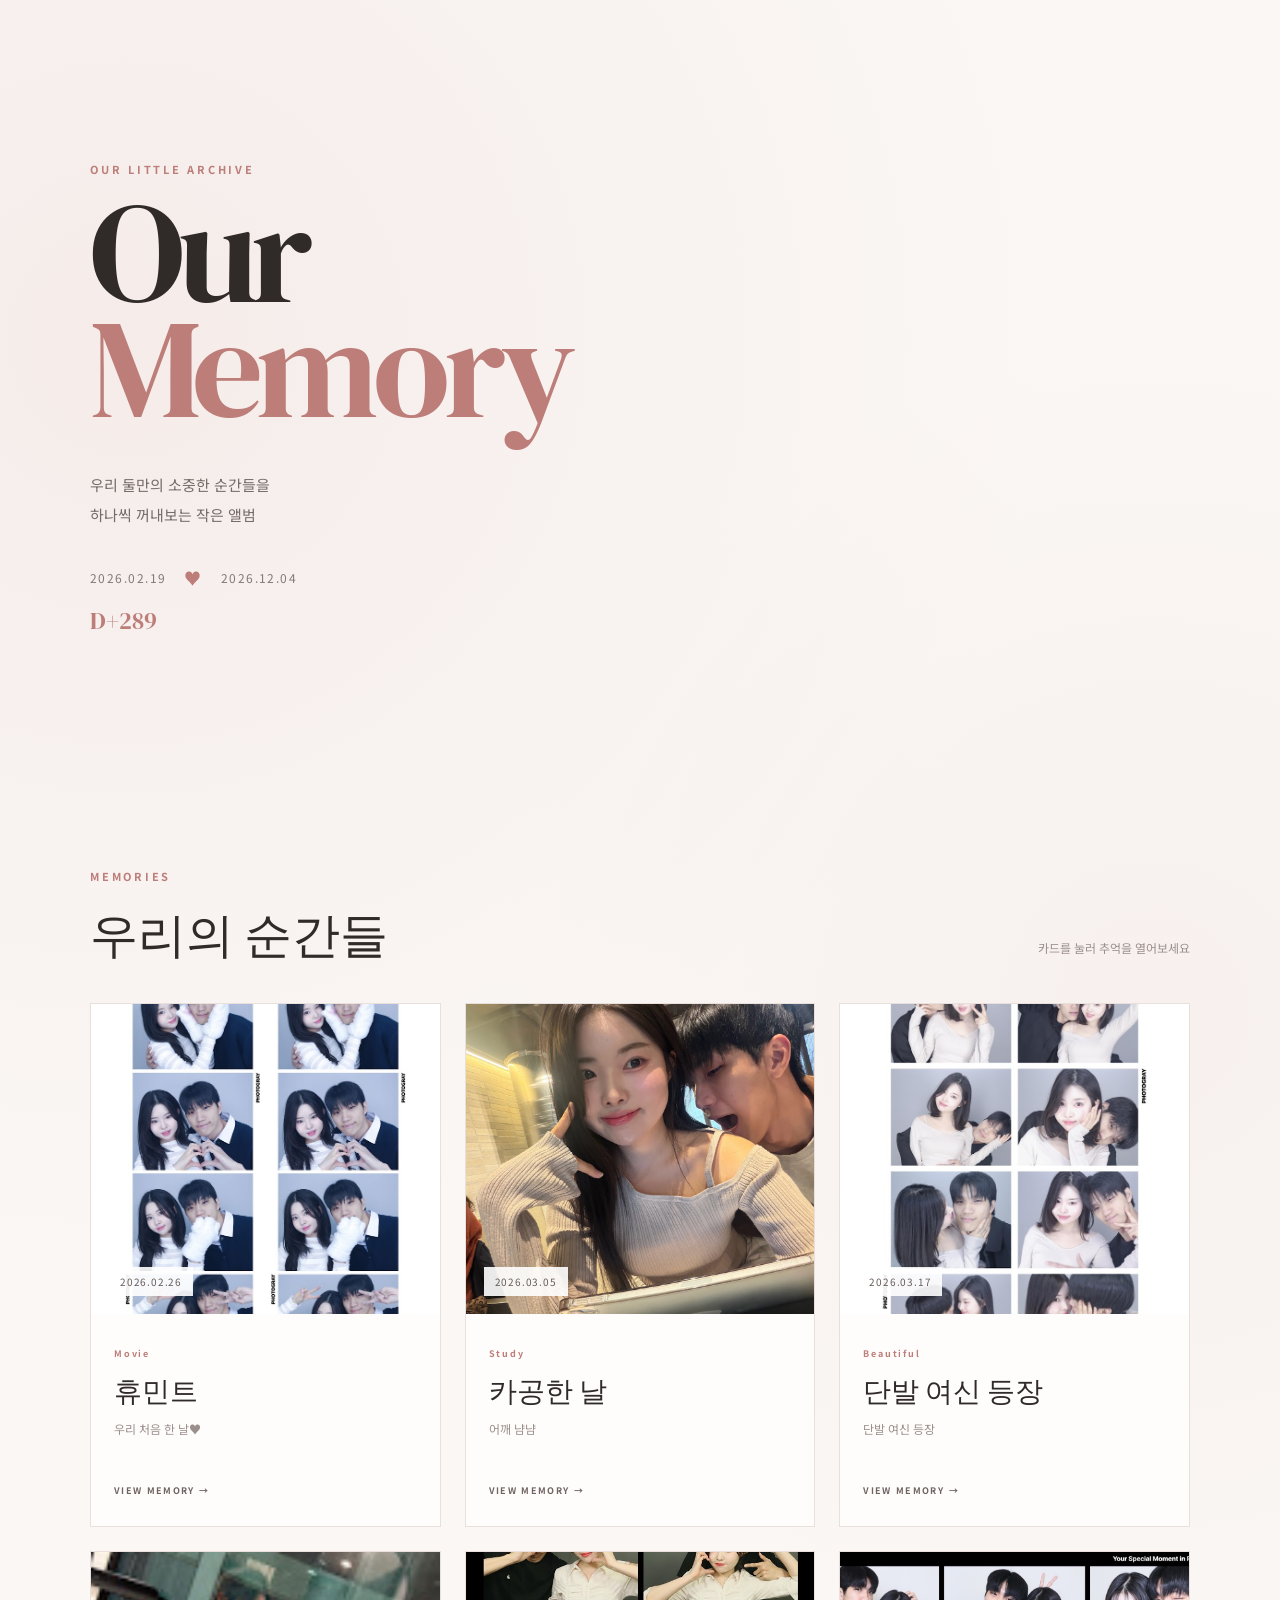
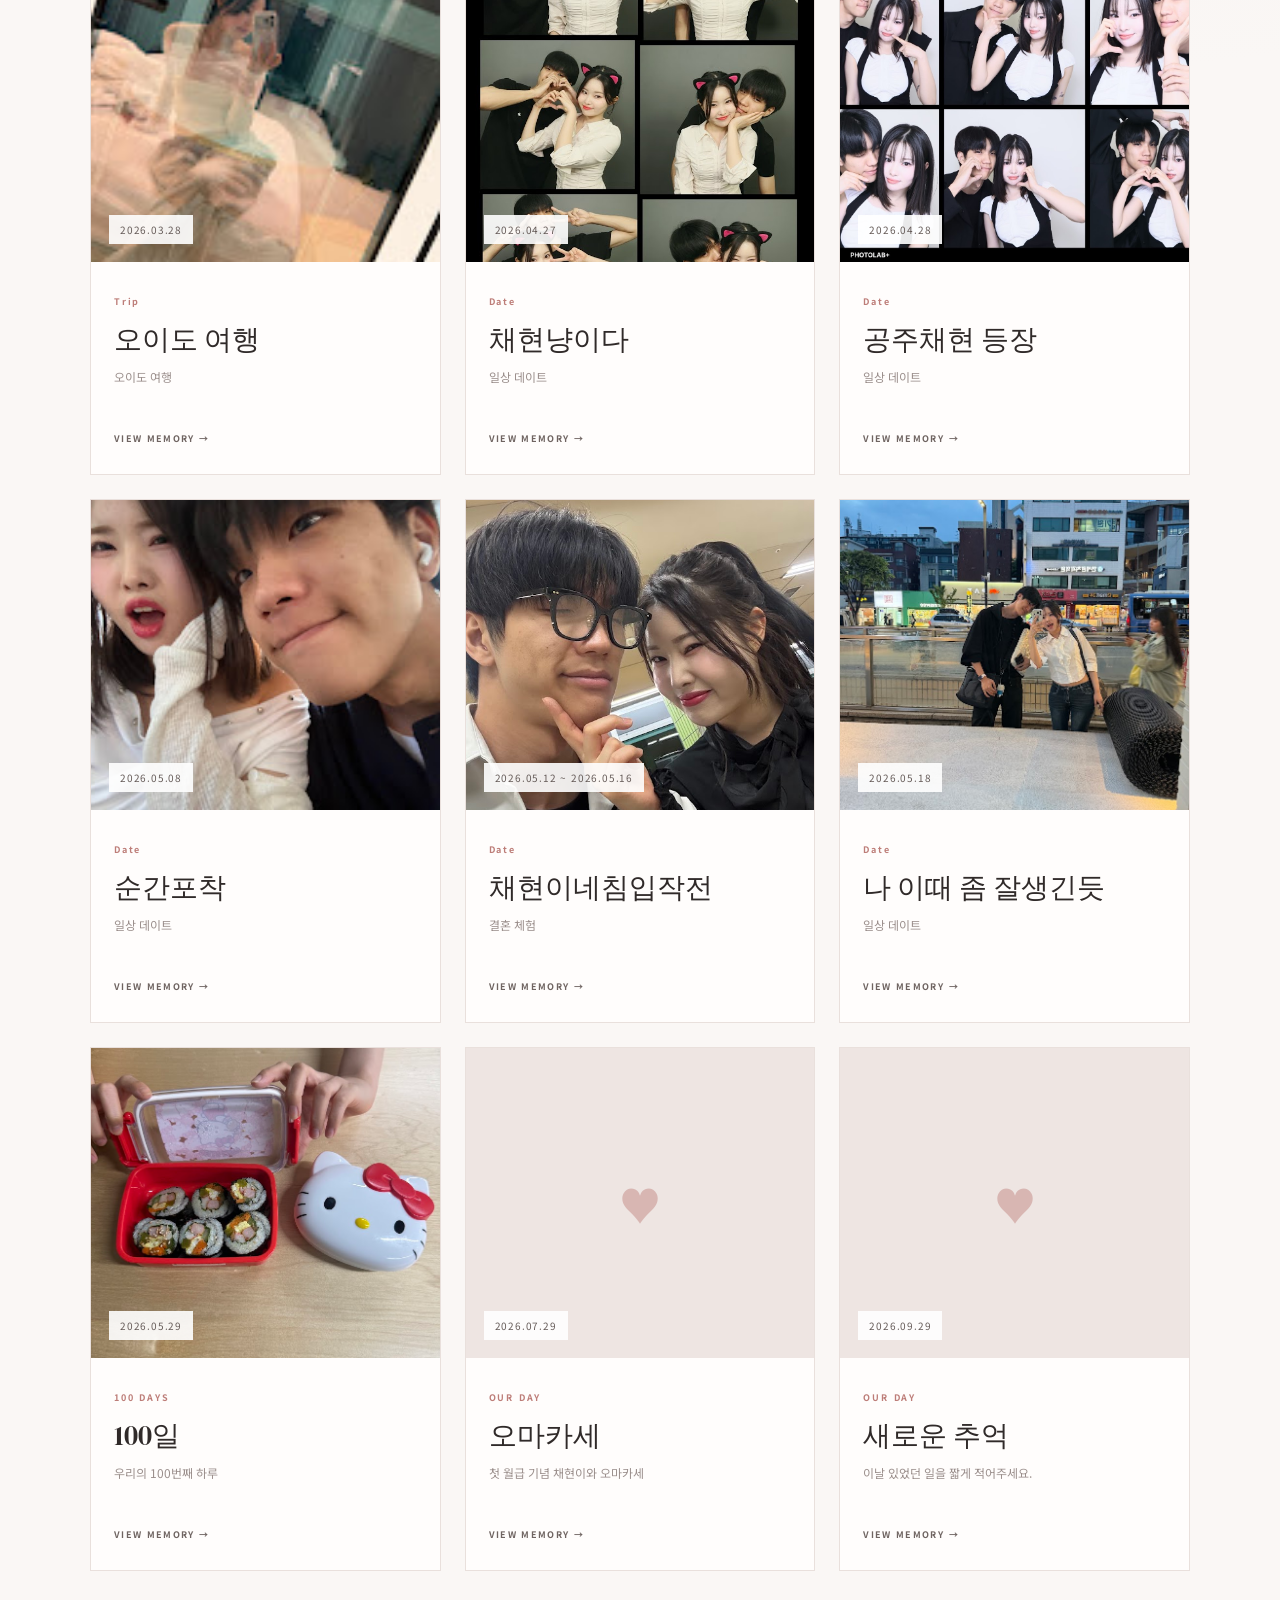
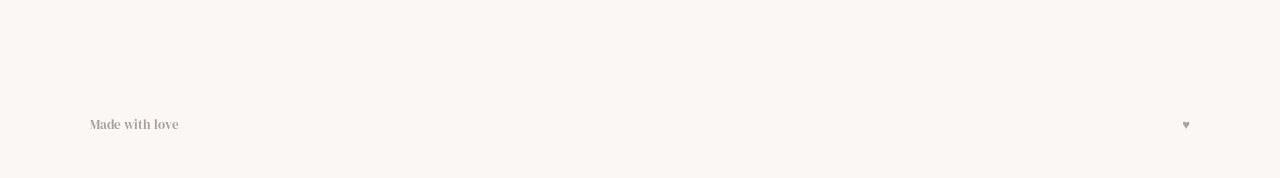
<file: index.html>
<!DOCTYPE html>
<html lang="ko">
<head>
  <meta charset="UTF-8">
  <meta name="viewport" content="width=device-width, initial-scale=1.0">
  <title>규현♥채현</title>
  <link rel="preconnect" href="https://fonts.googleapis.com">
  <link rel="preconnect" href="https://fonts.gstatic.com" crossorigin>
  <link href="https://fonts.googleapis.com/css2?family=DM+Serif+Display&family=Noto+Sans+KR:wght@300;400;500;600;700&display=swap" rel="stylesheet">
  <link rel="stylesheet" href="css/style.css">
</head>
<body>
  <div class="floating-hearts" aria-hidden="true"></div>

  <main class="home">
    <section class="hero">
      <p class="eyebrow">OUR LITTLE ARCHIVE</p>
      <h1>Our<br><span>Memory</span></h1>
      <p class="intro">우리 둘만의 소중한 순간들을<br>하나씩 꺼내보는 작은 앨범</p>
      <div class="relationship">
        <span id="startDateText">2026.02.19</span>
        <span class="heart">♥</span>
        <span id="todayText"></span>
      </div>
      <p class="days" id="daysTogether"></p>
    </section>

    <section class="memories-section">
      <div class="section-heading">
        <div>
          <p class="eyebrow">MEMORIES</p>
          <h2>우리의 순간들</h2>
        </div>
        <p class="hint">카드를 눌러 추억을 열어보세요</p>
      </div>
      <div id="memoryGrid" class="memory-grid"></div>
    </section>

    <footer>
      <span>Made with love</span>
      <span>♥</span>
    </footer>
  </main>

  <script src="js/data.js"></script>
  <script src="js/main.js"></script>
</body>
</html>
</file>
<file: css/style.css>
* {
  box-sizing: border-box;
}

:root {
  --bg: #faf7f5;
  --paper: #fffdfc;
  --text: #302a29;
  --muted: #9b8f8c;
  --line: #e9e0dc;
  --accent: #bd7d78;
  --accent-light: #ead0cc;
  --serif: "DM Serif Display", Georgia, serif;
  --sans: "Noto Sans KR", sans-serif;
}

html {
  scroll-behavior: smooth;
}

body {
  margin: 0;
  background:
    radial-gradient(circle at 10% 10%, rgba(234, 208, 204, .28), transparent 28%),
    radial-gradient(circle at 90% 30%, rgba(234, 208, 204, .18), transparent 25%),
    var(--bg);
  color: var(--text);
  font-family: var(--sans);
  font-weight: 400;
}

body.locked {
  overflow: hidden;
}

a {
  color: inherit;
  text-decoration: none;
}

button {
  font: inherit;
}

.home {
  max-width: 1180px;
  margin: auto;
  padding: 0 40px;
}

.hero {
  min-height: 92vh;
  display: flex;
  flex-direction: column;
  justify-content: center;
  padding: 80px 0 110px;
}

.eyebrow {
  margin: 0 0 18px;
  color: var(--accent);
  font-size: 11px;
  font-weight: 700;
  letter-spacing: .25em;
}

.hero h1 {
  margin: 0;
  font-family: var(--serif);
  font-size: clamp(72px, 11vw, 150px);
  line-height: .82;
  font-weight: 400;
  letter-spacing: -.045em;
}

.hero h1 span {
  color: var(--accent);
}

.intro {
  margin: 45px 0 35px;
  color: #756b68;
  font-size: 15px;
  line-height: 2;
}

.relationship {
  display: flex;
  align-items: center;
  gap: 18px;
  color: #847976;
  font-size: 12px;
  letter-spacing: .12em;
}

.heart {
  color: var(--accent);
  font-size: 17px;
}

.days {
  margin: 14px 0 0;
  font-family: var(--serif);
  color: var(--accent);
  font-size: 24px;
}

.memories-section {
  padding: 40px 0 120px;
}

.section-heading {
  display: flex;
  justify-content: space-between;
  align-items: end;
  margin-bottom: 35px;
}

.section-heading h2 {
  margin: 0;
  font-family: var(--serif);
  font-size: 48px;
  font-weight: 400;
}

.hint {
  color: var(--muted);
  font-size: 12px;
}

.memory-grid {
  display: grid;
  grid-template-columns: repeat(3, 1fr);
  gap: 24px;
}

.memory-card {
  background: var(--paper);
  border: 1px solid var(--line);
  transition: transform .35s ease, box-shadow .35s ease;
  animation: cardIn .7s both;
  animation-delay: var(--delay);
}

.memory-card:hover {
  transform: translateY(-7px);
  box-shadow: 0 20px 45px rgba(74, 52, 47, .10);
}

.card-image {
  height: 310px;
  position: relative;
  overflow: hidden;
  background: #eee5e2;
}

.card-image img {
  width: 100%;
  height: 100%;
  object-fit: cover;
  display: block;
  transition: transform .6s ease;
}

.memory-card:hover .card-image img {
  transform: scale(1.04);
}

.card-placeholder {
  position: absolute;
  inset: 0;
  display: grid;
  place-items: center;
  color: rgba(189, 125, 120, .45);
  font-size: 42px;
}

.card-image img + .card-placeholder {
  display: none;
}

.card-image.no-image .card-placeholder {
  display: grid;
}

.card-date {
  position: absolute;
  left: 18px;
  bottom: 18px;
  padding: 7px 11px;
  background: rgba(255,255,255,.9);
  color: #655b58;
  font-size: 10px;
  letter-spacing: .08em;
}

.card-info {
  padding: 24px 23px 27px;
}

.card-category {
  color: var(--accent);
  font-size: 9px;
  font-weight: 700;
  letter-spacing: .2em;
}

.card-info h3 {
  margin: 10px 0 8px;
  font-family: var(--serif);
  font-size: 28px;
  font-weight: 400;
}

.card-info p {
  margin: 0;
  min-height: 42px;
  color: var(--muted);
  font-size: 12px;
  line-height: 1.7;
}

.view-memory {
  display: inline-block;
  margin-top: 23px;
  color: #6f6461;
  font-size: 9px;
  font-weight: 700;
  letter-spacing: .15em;
}

footer {
  display: flex;
  justify-content: space-between;
  padding: 25px 0 45px;
  color: #aaa09d;
  font-family: var(--serif);
  font-size: 13px;
}

.memory-page main {
  max-width: 1180px;
  margin: auto;
  padding: 0 40px;
}

.memory-header {
  display: flex;
  justify-content: space-between;
  align-items: center;
  padding: 35px 0;
  border-bottom: 1px solid var(--line);
}

.back-link {
  color: #776c69;
  font-size: 10px;
  font-weight: 700;
  letter-spacing: .16em;
  transition: color .2s;
}

.back-link:hover {
  color: var(--accent);
}

.memory-date {
  color: var(--muted);
  font-size: 11px;
  letter-spacing: .12em;
}

.memory-hero {
  padding: 95px 0 70px;
  max-width: 760px;
}

.memory-hero h1 {
  margin: 0;
  font-family: var(--serif);
  font-size: clamp(55px, 8vw, 105px);
  line-height: .95;
  font-weight: 400;
}

.memory-hero p:last-child {
  margin-top: 28px;
  color: var(--muted);
  font-size: 14px;
  line-height: 1.8;
}

.photo-grid {
  display: grid;
  grid-template-columns: repeat(12, 1fr);
  gap: 18px;
}

.photo-item {
  margin: 0;
  position: relative;
  overflow: hidden;
  background: #e9e0dd;
}

.photo-item.photo-1 {
  grid-column: span 7;
  height: 530px;
}

.photo-item.photo-2 {
  grid-column: span 5;
  height: 530px;
}

.photo-item.photo-3 {
  grid-column: span 5;
  height: 430px;
}

.photo-item.photo-4 {
  grid-column: span 7;
  height: 430px;
}

.photo-item img {
  width: 100%;
  height: 100%;
  object-fit: cover;
  cursor: zoom-in;
  transition: transform .6s ease;
}

.photo-item:hover img {
  transform: scale(1.025);
}

.photo-item figcaption {
  position: absolute;
  left: 18px;
  bottom: 16px;
  padding: 8px 11px;
  color: white;
  background: rgba(38, 31, 29, .55);
  backdrop-filter: blur(5px);
  font-size: 10px;
}

.photo-item.broken {
  display: none;
}

.empty-state {
  display: none;
  padding: 90px 20px;
  text-align: center;
  color: var(--muted);
}

.empty-state.show {
  display: block;
}

.empty-state div {
  color: var(--accent);
  font-family: var(--serif);
  font-size: 50px;
}

.empty-state p {
  margin: 10px 0;
}

.empty-state small {
  font-size: 11px;
}

/* ========================================
   MEMORY MESSAGE
======================================== */

.letter {
    position: relative;

    max-width: 680px;

    margin: 110px auto 80px;

    padding: 60px 50px;

    min-height: 140px;

    display: flex;
    align-items: center;
    justify-content: center;

    text-align: center;

    border-top: 1px solid var(--line);
    border-bottom: 1px solid var(--line);
}


/* 왼쪽 위 작은 설명 */

.letter-label {
    position: absolute;

    top: 18px;
    left: 20px;

    color: rgba(120, 110, 106, 0.55);

    font-family: var(--sans);

    font-size: 10px;
    font-weight: 400;

    letter-spacing: .08em;
}


/* 실제 메시지 */

.letter p {
    margin: 0;

    color: #756b68;

    font-family: var(--serif);

    font-size: 22px;

    line-height: 1.8;
}

.lightbox {
  position: fixed;
  inset: 0;
  z-index: 100;
  display: flex;
  flex-direction: column;
  align-items: center;
  justify-content: center;
  padding: 60px;
  background: rgba(28, 22, 20, .94);
  opacity: 0;
  visibility: hidden;
  transition: .25s;
}

.lightbox.open {
  opacity: 1;
  visibility: visible;
}

.lightbox img {
  max-width: min(100%, 1100px);
  max-height: 78vh;
  object-fit: contain;
}

.lightbox p {
  margin: 18px 0 0;
  color: #fff;
  font-size: 12px;
}

/* ========================================
   닫기 버튼 - 사진 가운데 위쪽
======================================== */

.lightbox-close {
    position: absolute;

    /* 화면 기준이 아니라 사진 영역 위쪽 */
    top: 20px;
    left: 50%;

    transform: translateX(-50%);

    width: 48px;
    height: 48px;

    border: none;
    background: rgba(0, 0, 0, 0.35);

    color: white;

    font-size: 38px;
    font-weight: 200;

    border-radius: 50%;

    cursor: pointer;

    z-index: 10;

    transition:
        background 0.2s ease,
        opacity 0.2s ease;
}

.lightbox-close:hover {
    background: rgba(0, 0, 0, 0.65);
}

@keyframes cardIn {
  from {
    opacity: 0;
    transform: translateY(20px);
  }
  to {
    opacity: 1;
    transform: translateY(0);
  }
}

@media (max-width: 800px) {
  .home,
  .memory-page main {
    padding: 0 20px;
  }

  .hero {
    min-height: 82vh;
    padding: 60px 0 80px;
  }

  .hero h1 {
    font-size: clamp(68px, 22vw, 110px);
  }

  .section-heading {
    display: block;
  }

  .hint {
    margin-top: 10px;
  }

  .memory-grid {
    grid-template-columns: 1fr;
  }

  .card-image {
    height: 360px;
  }

  .memory-header {
    padding: 24px 0;
  }

  .memory-hero {
    padding: 70px 0 50px;
  }

  .photo-grid {
    display: block;
  }

  .photo-item,
  .photo-item.photo-1,
  .photo-item.photo-2,
  .photo-item.photo-3,
  .photo-item.photo-4 {
    height: 430px;
    margin-bottom: 14px;
  }

  .letter {
    margin: 70px auto 50px;
    padding: 50px 20px 40px;

    min-height: 120px;
}

.letter-label {
    top: 15px;
    left: 15px;

    font-size: 9px;
}

.letter p {
    font-size: 18px;
}
}

/* =========================
   VIDEO SECTION
========================= */

.video-section {
  margin-top: 100px;
  padding-top: 70px;
  border-top: 1px solid var(--line);
}

.media-heading {
  margin-bottom: 30px;
}

.media-heading h2 {
  margin: 0;
  font-family: var(--serif);
  font-size: 42px;
  font-weight: 400;
}

.video-grid {
  display: grid;
  grid-template-columns: repeat(2, 1fr);
  gap: 24px;
}

.video-item {
  margin: 0;
  background: var(--paper);
  border: 1px solid var(--line);
  overflow: hidden;
}

.video-item video {
  display: block;
  width: 100%;
  max-height: 600px;
  background: #1e1918;
}

.video-item figcaption {
  padding: 16px 18px;
  color: var(--muted);
  font-size: 11px;
}


/* =========================
   LIGHTBOX
========================= */

.lightbox {
  position: fixed;
  inset: 0;
  z-index: 1000;

  display: flex;
  flex-direction: column;

  align-items: center;
  justify-content: center;

  padding: 60px;

  background: rgba(20, 15, 14, .96);

  opacity: 0;
  visibility: hidden;

  transition: .25s;
}

.lightbox.open {
  opacity: 1;
  visibility: visible;
}

.lightbox img {
  max-width: 95vw;
  max-height: 85vh;

  width: auto;
  height: auto;

  object-fit: contain;

  cursor: zoom-in;

  box-shadow:
    0 20px 70px rgba(0, 0, 0, .35);
}

.lightbox p {
  margin: 18px 0 0;

  color: #fff;

  font-size: 12px;

  text-align: center;
}

.lightbox-close {
  position: absolute;

  top: 18px;
  right: 28px;

  width: 45px;
  height: 45px;

  border: 0;

  background: rgba(255,255,255,.08);

  color: #fff;

  font-size: 35px;

  cursor: pointer;

  border-radius: 50%;
}

.lightbox-fullscreen {
  position: absolute;

  top: 25px;
  right: 85px;

  width: 38px;
  height: 38px;

  border: 0;

  background: rgba(255,255,255,.08);

  color: #fff;

  font-size: 22px;

  cursor: pointer;

  border-radius: 50%;
}

.lightbox-close:hover,
.lightbox-fullscreen:hover {
  background: rgba(255,255,255,.18);
}


/* =========================
   MOBILE
========================= */

@media (max-width: 800px) {

  .video-grid {
    grid-template-columns: 1fr;
  }

  .video-section {
    margin-top: 70px;
    padding-top: 50px;
  }

  .media-heading h2 {
    font-size: 34px;
  }

  .video-item video {
    max-height: 500px;
  }

  .lightbox {
    padding: 30px 15px;
  }

  .lightbox img {
    max-width: 96vw;
    max-height: 78vh;
  }

  .lightbox-close {
    top: 12px;
    right: 15px;
  }

  .lightbox-fullscreen {
    top: 20px;
    right: 68px;
  }

}

/* ========================================
   Lightbox
======================================== */

#lightbox {
    position: fixed;
    inset: 0;

    display: flex;
    align-items: center;
    justify-content: center;

    background: rgba(0, 0, 0, 0.92);

    opacity: 0;
    visibility: hidden;

    transition: opacity 0.25s ease;

    z-index: 9999;
}

#lightbox.open {
    opacity: 1;
    visibility: visible;
}


/* 사진 영역 */

.lightbox-content {
    position: relative;

    width: min(90vw, 1400px);
    height: min(90vh, 900px);

    display: flex;
    flex-direction: column;

    align-items: center;
    justify-content: center;

    pointer-events: none;
}


/* 확대된 사진 */

#lightboxImage {
    max-width: 100%;
    max-height: 82vh;

    width: auto;
    height: auto;

    object-fit: contain;

    border-radius: 4px;

    box-shadow: 0 10px 40px rgba(0, 0, 0, 0.5);

    pointer-events: auto;

    user-select: none;
}


/* 캡션 */

#lightboxCaption {
    margin-top: 16px;

    color: white;

    font-size: 15px;

    text-align: center;

    max-width: 80vw;

    line-height: 1.5;
}


/* ========================================
   닫기 버튼
======================================== */

.lightbox-close {
    position: absolute;

    top: 24px;
    right: 30px;

    width: 48px;
    height: 48px;

    border: none;
    background: transparent;

    color: white;

    font-size: 38px;
    font-weight: 200;

    cursor: pointer;

    z-index: 10;

    transition: opacity 0.2s ease;
}

.lightbox-close:hover {
    opacity: 0.6;
}


/* ========================================
   이전 / 다음 버튼
======================================== */

.lightbox-nav {
    position: absolute;

    top: 50%;
    transform: translateY(-50%);

    width: 60px;
    height: 100px;

    border: none;

    background: rgba(0, 0, 0, 0.25);

    color: white;

    font-size: 60px;
    font-weight: 200;

    line-height: 1;

    cursor: pointer;

    z-index: 10;

    transition:
        background 0.2s ease,
        opacity 0.2s ease;
}

.lightbox-nav:hover {
    background: rgba(0, 0, 0, 0.5);
}


/* 왼쪽 */

.lightbox-prev {
    left: 20px;

    border-radius: 8px;
}


/* 오른쪽 */

.lightbox-next {
    right: 20px;

    border-radius: 8px;
}


/* ========================================
   전체화면 버튼
======================================== */

.lightbox-fullscreen {
    position: absolute;

    right: 30px;
    bottom: 25px;

    width: 48px;
    height: 48px;

    border: none;

    background: rgba(0, 0, 0, 0.35);

    color: white;

    font-size: 26px;

    border-radius: 6px;

    cursor: pointer;

    z-index: 10;

    transition: background 0.2s ease;
}

.lightbox-fullscreen:hover {
    background: rgba(0, 0, 0, 0.65);
}


/* ========================================
   전체화면 상태
======================================== */

#lightbox:fullscreen {
    background: black;
}


/* ========================================
   모바일
======================================== */

@media (max-width: 768px) {

    .lightbox-content {
        width: 94vw;
        height: 90vh;
    }

    #lightboxImage {
        max-width: 94vw;
        max-height: 78vh;
    }

    .lightbox-nav {
        width: 45px;
        height: 80px;

        font-size: 45px;
    }

    .lightbox-prev {
        left: 5px;
    }

    .lightbox-next {
        right: 5px;
    }

    .lightbox-close {
        top: 12px;
        right: 12px;

        font-size: 32px;
    }

    .lightbox-fullscreen {
        right: 15px;
        bottom: 15px;
    }

    #lightboxCaption {
        font-size: 13px;
        margin-top: 10px;
    }
}
</file>
